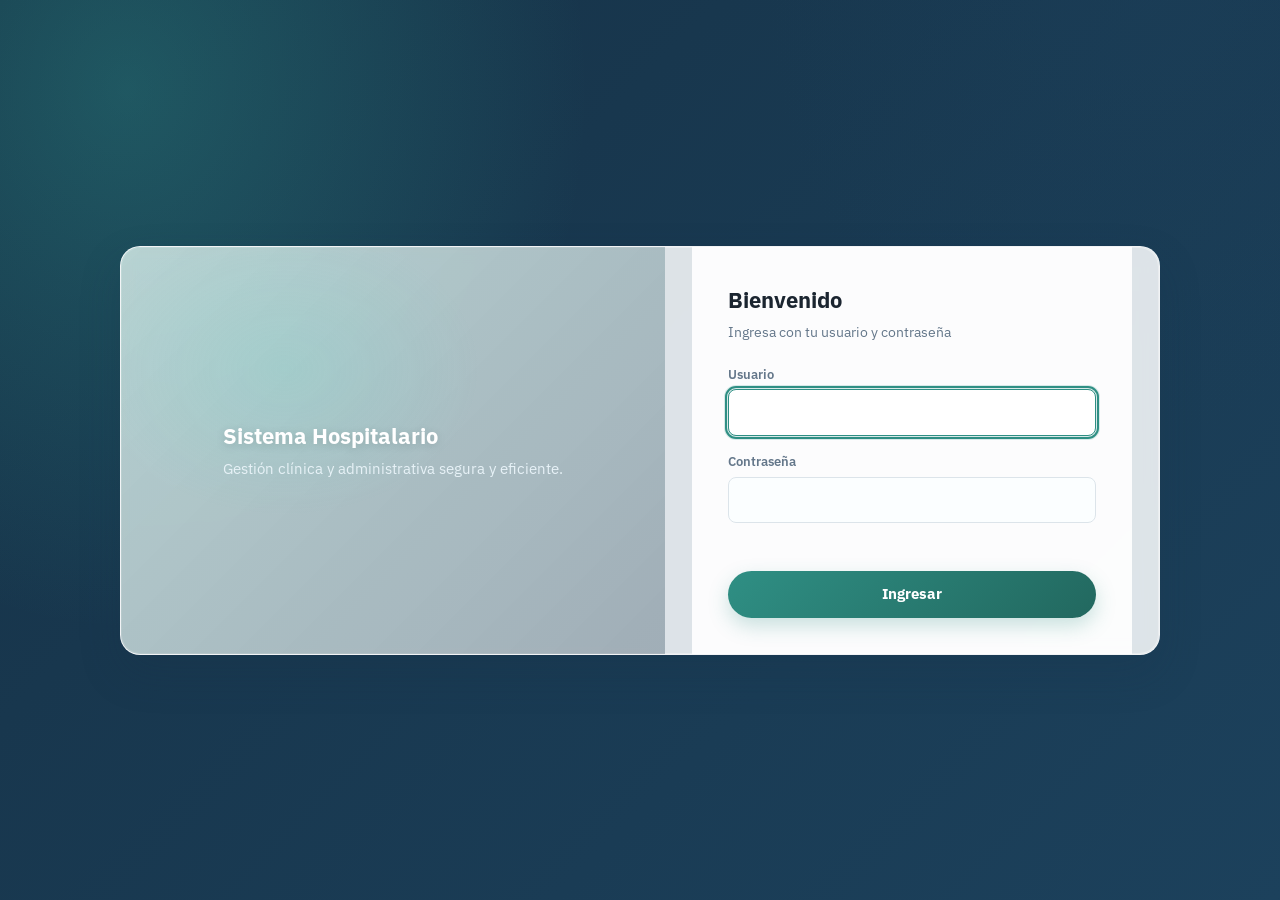
<file: src/main/resources/static/index.html>
<!DOCTYPE html>
<html lang="es">
<head>
    <meta charset="UTF-8">
    <meta name="viewport" content="width=device-width, initial-scale=1">
    <title>Sistema Hospitalario</title>
    <link href="https://fonts.googleapis.com/css2?family=IBM+Plex+Sans:wght@400;500;600&display=swap" rel="stylesheet">
    <link rel="stylesheet" href="estilos.css?v=20261019-2">
</head>
<body>

<!-- ============ LOGIN ============ -->
<section id="login">
    <div class="login-shell">
        <div class="login-brand">
            <div class="inner">
                <h1>Sistema Hospitalario</h1>
                <p>Gestión clínica y administrativa segura y eficiente.</p>
            </div>
        </div>
        <form id="loginForm" class="login-form">
            <h1>Bienvenido</h1>
            <p class="sub">Ingresa con tu usuario y contraseña</p>
            <div class="f"><label>Usuario</label><input id="lu" required autofocus></div>
            <div class="f"><label>Contraseña</label><input id="lp" type="password" required></div>
            <p id="loginErr"></p>
            <button class="primary">Ingresar</button>
        </form>
    </div>
</section>

<!-- ============ APP ============ -->
<section id="app" class="hidden">
    <header>
        <h1>Sistema Hospitalario</h1>
        <div class="who"><span id="who"></span><button onclick="logout()">Cerrar sesión</button></div>
    </header>
    <nav id="nav"></nav>
    <main>
        <div id="v-usuarios" class="view hidden">
            <div class="card">
                <h2 id="uTitle">Registrar usuario</h2>
                <form id="uForm">
                    <input type="hidden" id="uId">
                    <div class="grid">
                        <div><label>Usuario</label><input id="uName" required></div>
                        <div><label id="uPassLbl">Contraseña (mín. 6)</label><input id="uPass" type="password"></div>
                        <div><label>Rol</label><select id="uRol" required></select></div>
                    </div>
                    <div class="acts"><button class="primary" id="uBtn">Registrar usuario</button><button type="button" class="ghost hidden" id="uCancel" onclick="resetU()">Cancelar</button></div>
                </form>
            </div>
            <div class="card"><h2>Usuarios</h2>
                <div class="table-wrap">
                    <table><thead><tr><th>Usuario</th><th>Rol</th><th>Estado</th><th>Acciones</th></tr></thead><tbody id="uBody"></tbody></table>
                </div>
            </div>
        </div>

        <div id="v-roles" class="view hidden">
            <div class="card">
                <h2 id="rTitle">Registrar rol</h2>
                <form id="rForm">
                    <input type="hidden" id="rId">
                    <div class="grid">
                        <div><label>Nombre</label><input id="rName" required></div>
                        <div><label>Descripción</label><input id="rDesc"></div>
                    </div>
                    <div class="acts"><button class="primary" id="rBtn">Registrar rol</button><button type="button" class="ghost hidden" id="rCancel" onclick="resetR()">Cancelar</button></div>
                </form>
            </div>
            <div class="card"><h2>Roles</h2>
                <div class="table-wrap">
                    <table><thead><tr><th>Nombre</th><th>Descripción</th><th>Estado</th><th>Acciones</th></tr></thead><tbody id="rBody"></tbody></table>
                </div>
            </div>
        </div>

        <div id="v-auditoria" class="view hidden">
            <div class="card">
                <h2>Bitácora de auditoría</h2>
                <div class="grid"><div><label>Filtrar por entidad (ej. Medico, Cita, Usuario)</label><input id="aFiltro" placeholder="Todas"></div></div>
                <div class="acts" style="margin-bottom:16px"><button class="primary" onclick="cargarAud()">Consultar</button></div>
                <div class="table-wrap">
                    <table><thead><tr><th>Fecha y hora</th><th>Usuario</th><th>Operación</th><th>Entidad</th><th>ID</th><th>Detalle</th></tr></thead><tbody id="aBody"></tbody></table>
                </div>
            </div>
        </div>
    </main>
</section>
<div id="toast"></div>

<script>
    const $ = s => document.querySelector(s);
    const esc = s => String(s ?? '').replace(/[&<>"']/g, c => ({'&':'&amp;','<':'&lt;','>':'&gt;','"':'&quot;',"'":'&#39;'}[c]));
    const badge = e => `<span class="badge ${e ? 'on-b' : 'off-b'}">${e ? 'Activo' : 'Inactivo'}</span>`;
    const MENU = { ADMINISTRADOR: [['usuarios','Usuarios'],['roles','Roles'],['auditoria','Auditoría']] };
    let ses = JSON.parse(sessionStorage.getItem('ses') || 'null');

    function toast(m, err) {
      const t = $('#toast'); t.textContent = m; t.style.background = err ? '#B23A2E' : '#163247'; t.style.display = 'block';
      clearTimeout(toast.h); toast.h = setTimeout(() => t.style.display = 'none', 3800);
    }
    async function api(path, opt = {}) {
      const r = await fetch('/api' + path, { ...opt, headers: { 'Content-Type': 'application/json', Authorization: ses ? ses.auth : '' } });
      let b = null; try { b = await r.json(); } catch (e) {}
      if (r.status === 401) { logout(); throw new Error('Sesión expirada'); }
      if (!r.ok) throw new Error((b && (b.error || (b.errores && Object.values(b.errores).join(', ')))) || 'Error ' + r.status);
      return b;
    }

    // ---------- login / sesión ----------
    $('#loginForm').onsubmit = async e => {
      e.preventDefault();
      const auth = 'Basic ' + btoa($('#lu').value + ':' + $('#lp').value);
      try {
        const r = await fetch('/api/auth/me', { headers: { Authorization: auth } });
        if (!r.ok) throw 0;
        const d = await r.json();
        ses = { auth, username: d.username, rol: d.rol };
        sessionStorage.setItem('ses', JSON.stringify(ses));
        entrar();
      } catch (x) { $('#loginErr').textContent = 'Usuario o contraseña incorrectos, o usuario inactivo'; }
    };
    function logout() { sessionStorage.removeItem('ses'); ses = null; $('#app').classList.add('hidden'); $('#login').classList.remove('hidden'); $('#lp').value = ''; $('#loginErr').textContent = ''; }

    function entrar() {
      if (!ses) return;
      if (!MENU[ses.rol]) { location.replace({ MEDICO: 'pacientes.html', RECEPCIONISTA: 'citas.html' }[ses.rol] || 'medicos-especialidades.html'); return; }
      $('#login').classList.add('hidden'); $('#app').classList.remove('hidden');
      $('#who').textContent = ses.username + ' · ' + ses.rol;
      $('#nav').innerHTML = MENU[ses.rol].map(([id, t]) => `<a data-v="${id}" onclick="ver('${id}')">${t}</a>`).join('')
        + '<a href="medicos-especialidades.html">Médicos y especialidades</a><a href="pacientes.html">Pacientes</a><a href="citas.html">Citas</a>';
      ver(MENU[ses.rol][0][0]);
    }
    function ver(id) {
      document.querySelectorAll('.view').forEach(v => v.classList.add('hidden'));
      document.querySelectorAll('nav a[data-v]').forEach(a => a.classList.toggle('on', a.dataset.v === id));
      $('#v-' + id).classList.remove('hidden');
      ({ usuarios: cargarU, roles: cargarR, auditoria: cargarAud })[id]();
    }

    // ---------- usuarios ----------
    let usuarios = [];
    async function cargarU() {
      try {
        const roles = await api('/roles'); usuarios = await api('/usuarios');
        $('#uRol').innerHTML = roles.filter(r => r.estado).map(r => `<option value="${r.id}">${esc(r.nombre)}</option>`).join('');
        $('#uBody').innerHTML = usuarios.map(u => `<tr><td>${esc(u.username)}</td><td>${esc(u.rol && u.rol.nombre)}</td><td>${badge(u.estado)}</td>
          <td><button onclick="editU(${u.id})">Editar</button><button onclick="togU(${u.id},${u.estado})">${u.estado ? 'Desactivar' : 'Activar'}</button></td></tr>`).join('');
      } catch (e) { toast(e.message, true); }
    }
    function editU(id) {
      const u = usuarios.find(x => x.id === id);
      $('#uId').value = id; $('#uName').value = u.username; $('#uPass').value = ''; $('#uRol').value = u.rol.id;
      $('#uTitle').textContent = 'Editar usuario'; $('#uBtn').textContent = 'Guardar cambios'; $('#uCancel').classList.remove('hidden');
      $('#uPassLbl').textContent = 'Contraseña (vacía = no cambiar)'; $('#uPass').required = false; scrollTo(0, 0);
    }
    function resetU() {
      $('#uForm').reset(); $('#uId').value = ''; $('#uTitle').textContent = 'Registrar usuario'; $('#uBtn').textContent = 'Registrar usuario';
      $('#uCancel').classList.add('hidden'); $('#uPassLbl').textContent = 'Contraseña (mín. 6)'; $('#uPass').required = true;
    }
    $('#uForm').onsubmit = async e => {
      e.preventDefault();
      const id = $('#uId').value;
      const body = { username: $('#uName').value.trim(), rol: { id: Number($('#uRol').value) } };
      if ($('#uPass').value) body.password = $('#uPass').value;
      try {
        await api(id ? '/usuarios/' + id : '/usuarios', { method: id ? 'PUT' : 'POST', body: JSON.stringify(body) });
        toast(id ? 'Usuario actualizado' : 'Usuario registrado'); resetU(); cargarU();
      } catch (x) { toast(x.message, true); }
    };
    async function togU(id, est) {
      try { await api(`/usuarios/${id}/estado?estado=${!est}`, { method: 'PATCH' }); toast('Estado actualizado'); cargarU(); } catch (x) { toast(x.message, true); }
    }

    // ---------- roles ----------
    let roles = [];
    async function cargarR() {
      try {
        roles = await api('/roles');
        $('#rBody').innerHTML = roles.map(r => `<tr><td><b>${esc(r.nombre)}</b></td><td>${esc(r.descripcion || '—')}</td><td>${badge(r.estado)}</td>
          <td><button onclick="editR(${r.id})">Editar</button><button onclick="togR(${r.id},${r.estado})">${r.estado ? 'Desactivar' : 'Activar'}</button></td></tr>`).join('');
      } catch (e) { toast(e.message, true); }
    }
    function editR(id) {
      const r = roles.find(x => x.id === id);
      $('#rId').value = id; $('#rName').value = r.nombre; $('#rDesc').value = r.descripcion || '';
      $('#rTitle').textContent = 'Editar rol'; $('#rBtn').textContent = 'Guardar cambios'; $('#rCancel').classList.remove('hidden'); scrollTo(0, 0);
    }
    function resetR() { $('#rForm').reset(); $('#rId').value = ''; $('#rTitle').textContent = 'Registrar rol'; $('#rBtn').textContent = 'Registrar rol'; $('#rCancel').classList.add('hidden'); }
    $('#rForm').onsubmit = async e => {
      e.preventDefault();
      const id = $('#rId').value;
      try {
        await api(id ? '/roles/' + id : '/roles', { method: id ? 'PUT' : 'POST', body: JSON.stringify({ nombre: $('#rName').value.trim(), descripcion: $('#rDesc').value.trim() }) });
        toast(id ? 'Rol actualizado' : 'Rol registrado'); resetR(); cargarR();
      } catch (x) { toast(x.message, true); }
    };
    async function togR(id, est) {
      try { await api(`/roles/${id}/estado?estado=${!est}`, { method: 'PATCH' }); toast('Estado actualizado'); cargarR(); } catch (x) { toast(x.message, true); }
    }

    // ---------- auditoría ----------
    async function cargarAud() {
      const f = $('#aFiltro').value.trim();
      try {
        const rows = await api('/auditoria' + (f ? '?entidad=' + encodeURIComponent(f) : ''));
        $('#aBody').innerHTML = rows.map(a => `<tr><td>${esc(String(a.fechaHora).replace('T', ' ').slice(0, 19))}</td><td>${esc(a.usuario)}</td><td>${esc(a.operacion)}</td><td>${esc(a.entidad)}</td><td>${esc(a.entidadId)}</td><td>${esc(a.detalle)}</td></tr>`).join('')
          || '<tr><td colspan="6">Sin registros</td></tr>';
      } catch (e) { toast(e.message, true); }
    }

    entrar();
</script>
</body>
</html>
</file>
<file: src/main/resources/static/estilos.css>
/* Sistema de diseño clínico unificado (versión avanzada) */
:root{
  --bg:#F5F8FA; --surface:#FFFFFF;
  --navy:#163247; --navy-600:#1C415C;
  --teal:#2F8F84; --tealD:#22685F;
  --b:#DCE4EA; --b-2:#EDF2F6;
  --t:#1B2530; --m:#64778A;
  --red:#B23A2E; --redbg:#FBEAE8;
  --okbg:#E9F5F1; --info:#24506E; --info-bg:#EAF0F4;

  /* acentos y gradientes */
  --accent:#3CC9B0;
  --glow:#6AE3D0;
  --grad-teal:linear-gradient(135deg,#2F8F84 0%,#22685F 100%);
  --grad-navy:linear-gradient(135deg,#163247 0%,#1C415C 100%);

  --radius:14px; --radius-sm:8px;
  --shadow-sm:0 1px 2px rgba(0,0,0,.06);
  --shadow-md:0 8px 24px rgba(0,0,0,.12);
  --shadow-lg:0 18px 40px rgba(22,50,71,.22);

  --font:'IBM Plex Sans',-apple-system,BlinkMacSystemFont,"Segoe UI",Roboto,Arial,sans-serif;
  --dur:180ms; --easing:cubic-bezier(.2,.6,.2,1);
}
*{box-sizing:border-box}
html,body{height:100%}
body{margin:0;background:var(--bg);color:var(--t);font:15px/1.5 var(--font);-webkit-font-smoothing:antialiased;-moz-osx-font-smoothing:grayscale}
.hidden{display:none!important}
:focus-visible{outline:2px solid var(--teal);outline-offset:1px}
@media (prefers-reduced-motion: reduce){
  *{animation-duration:1ms!important;transition-duration:1ms!important;scroll-behavior:auto!important}
}

/* Texto y badges */
h1,h2,h3{margin:0 0 8px}
.mut{color:var(--m)}
.badge{display:inline-block;padding:3px 10px;border-radius:999px;font-size:12px;font-weight:600;letter-spacing:.2px;border:1px solid transparent}
.on-b{background:linear-gradient(180deg,#E6FAF5 0%,#D7F3EC 100%);color:#1A5A52;border-color:#C3EAE2}
.off-b{background:linear-gradient(180deg,#FDF0EE 0%,#F9E3E0 100%);color:#A53329;border-color:#F3D0CB}
.info-b{background:linear-gradient(180deg,#EEF4F8 0%,#E6EEF4 100%);color:#24506E;border-color:#D8E3EB}

/* Formularios */
label{display:block;font-size:12.5px;color:var(--m);margin:0 0 6px;font-weight:600}
input,select,textarea{
  width:100%;padding:11px 12px;border:1px solid var(--b);border-radius:var(--radius-sm);font:inherit;background:#FBFEFF;color:var(--t);
  transition:border-color var(--dur) var(--easing),box-shadow var(--dur) var(--easing),background-color var(--dur) var(--easing)
}
input:focus,select:focus,textarea:focus{border-color:var(--teal);box-shadow:0 0 0 4px rgba(47,143,132,.18);background:#fff}

/* Botones */
button{font:inherit;cursor:pointer;transition:background-color var(--dur) var(--easing),color var(--dur) var(--easing),border-color var(--dur) var(--easing),transform var(--dur) var(--easing),box-shadow var(--dur) var(--easing)}
button:disabled{opacity:.6;cursor:not-allowed}
.primary{
  background:var(--grad-teal);color:#fff;border:0;padding:12px 20px;border-radius:999px;font-weight:700;min-height:44px;
  box-shadow:0 8px 20px rgba(47,143,132,.25)
}
.primary:hover{transform:translateY(-1px);box-shadow:0 10px 24px rgba(47,143,132,.35)}
.primary:active{transform:translateY(0)}
.ghost{background:rgba(255,255,255,.6);border:1px solid var(--b);padding:10px 16px;border-radius:999px;color:var(--m);min-height:44px}
.ghost:hover{border-color:var(--m);color:var(--t);background:#fff}
td button{font-size:12.5px;padding:6px 11px;border:1px solid var(--b);border-radius:8px;background:#fff;color:#24506E;margin:0 6px 6px 0}
td button:hover{background:var(--b-2)}
td button.rojo{color:var(--red);border-color:var(--redbg)}

/* Header y navegación */
header{
  background:var(--grad-navy);color:#fff;padding:16px 32px;display:flex;justify-content:space-between;align-items:center;gap:12px;flex-wrap:wrap;
  box-shadow:0 4px 14px rgba(22,50,71,.25)
}
header h1{margin:0;font-size:18px;font-weight:700;letter-spacing:.2px}
header .who{font-size:13px;color:#C9DAE5;display:flex;gap:12px;align-items:center}
header .who button{background:rgba(255,255,255,.05);border:1px solid #4a6478;color:#fff;padding:6px 12px;border-radius:10px}

nav{
  position:sticky;top:0;z-index:50;
  backdrop-filter:saturate(140%) blur(6px);
  background:rgba(255,255,255,.86);border-bottom:1px solid var(--b);padding:8px 24px;display:flex;gap:8px;flex-wrap:nowrap;overflow:auto;scroll-snap-type:x proximity
}
nav a{
  padding:10px 14px;color:var(--m);text-decoration:none;font-weight:600;border-bottom:2px solid transparent;white-space:nowrap;scroll-snap-align:start;
  border-radius:12px;transition:background-color var(--dur) var(--easing), color var(--dur) var(--easing), border-color var(--dur) var(--easing)
}
nav a:hover{background:#F1F6F9;color:#1F3D53}
nav a.on{
  color:#fff;border-bottom-color:transparent;background:linear-gradient(135deg,#2F8F84 0%,#1E7A70 100%);
  box-shadow:0 6px 14px rgba(33,120,112,.25)
}
nav.sub{background:#EEF3F6;padding:6px 24px}
nav.sub a{padding:8px 12px;font-size:14px;border-radius:10px}
nav.sub a.on{background:#DCEFF0;color:#1E6F65}

/* Main y tarjetas */
main{max-width:1200px;margin:0 auto;padding:28px 32px 80px}
.card{
  position:relative;background:var(--surface);border:1px solid var(--b);border-radius:var(--radius);padding:22px 24px;margin-bottom:22px;
  box-shadow:var(--shadow-sm);transition:transform var(--dur) var(--easing), box-shadow var(--dur) var(--easing)
}
.card::before{
  content:"";position:absolute;left:0;right:0;top:0;height:3px;border-top-left-radius:var(--radius);border-top-right-radius:var(--radius);
  background:linear-gradient(90deg,#2F8F84 0%,#3CC9B0 50%,#1C415C 100%);
}
.card:hover{transform:translateY(-2px);box-shadow:var(--shadow-md)}
.card h2{margin:0 0 8px;font-size:18px;font-weight:700}
.card .hint{margin:0 0 14px;color:var(--m);font-size:13px}
.grid{display:grid;grid-template-columns:repeat(auto-fit,minmax(220px,1fr));gap:16px;margin-bottom:14px}
.acts{display:flex;gap:12px;flex-wrap:wrap}

/* Tablas con scroll y mejoras */
.table-wrap{border:1px solid var(--b);border-radius:14px;overflow:auto;background:#fff;box-shadow:0 1px 0 rgba(0,0,0,.02) inset}
.table-wrap table{min-width:760px}
table{width:100%;border-collapse:collapse;font-size:14px}
thead th{position:sticky;top:0;background:#fff;z-index:1}
th{text-align:left;font-size:12px;color:var(--m);padding:12px 14px;border-bottom:1px solid var(--b);letter-spacing:.3px}
td{padding:12px 14px;border-bottom:1px solid var(--b);vertical-align:top}
tbody tr:nth-child(even) td{background:#FBFDFE}
tbody tr:hover td{background:#F2F7FA}
tr:last-child td{border-bottom:0}

/* Chips, cajas asociativas, secciones */
.chip{display:inline-block;padding:3px 10px;margin:3px 6px 0 0;border-radius:999px;background:var(--info-bg);color:var(--info);font-size:12px;font-weight:600}
.box,.assoc-box{margin-top:8px;padding:12px;border:1px dashed var(--b);border-radius:var(--radius-sm);background:var(--bg)}
.box label.ck,.assoc-box label.check{display:inline-flex;align-items:center;gap:8px;margin:4px 14px 4px 0;color:var(--t);font-size:13px}
.box input[type=checkbox],.assoc-box input[type=checkbox]{width:auto}
.row-actions{display:flex;gap:8px;flex-wrap:wrap}
.empty{color:var(--m);font-size:13.5px;padding:10px 0}
.sec{display:none}.sec.on{display:block}
.panel{display:none}.panel.active{display:block}

/* Disponibilidad */
.slot{display:inline-block;padding:5px 12px;margin:4px;border-radius:10px;font-size:13px}
.slot.ok{background:linear-gradient(180deg,#E9F8F2 0%,#DFF3EC 100%);color:#1A5A52}
.slot.no{background:linear-gradient(180deg,#FCEEEE 0%,#F8E3E3 100%);color:#9E3128}

/* Toasts con microinteracción */
#toast{
  position:fixed;bottom:20px;right:20px;max-width:360px;padding:12px 18px;border-radius:12px;color:#fff;font-size:13.5px;display:none;z-index:100;
  box-shadow:var(--shadow-lg);transform:translateY(8px);opacity:0;transition:opacity var(--dur) var(--easing),transform var(--dur) var(--easing)
}
#toast.show{display:block;opacity:1;transform:translateY(0)}
#toast.ok{background:var(--grad-navy)} #toast.err{background:linear-gradient(135deg,#B23A2E,#92271E)}

/* Login moderno y más llamativo */
#login{
  min-height:100vh;display:grid;place-items:center;background:
    radial-gradient(60% 100% at 10% 10%, rgba(58,196,172,.25) 0%, rgba(58,196,172,0) 60%),
    radial-gradient(50% 80% at 90% 0%, rgba(28,65,92,.35) 0%, rgba(28,65,92,0) 60%),
    var(--grad-navy);
  padding:24px
}
.login-shell{
  display:grid;grid-template-columns:1.1fr 1fr;gap:0;background:rgba(255,255,255,.86);backdrop-filter:saturate(130%) blur(8px);
  border:1px solid rgba(255,255,255,.6);border-radius:20px;overflow:hidden;box-shadow:var(--shadow-lg);max-width:1040px;width:100%
}
.login-shell::before{
  content:"";position:absolute;inset:0;pointer-events:none;border-radius:20px;box-shadow:inset 0 0 0 1px rgba(255,255,255,.35)
}
.login-brand{
  background:
    radial-gradient(60% 60% at 30% 30%, rgba(106,227,208,.18) 0%, rgba(106,227,208,0) 60%),
    linear-gradient(135deg, rgba(47,143,132,.22) 0%, rgba(22,50,71,.30) 100%);
  color:#fff;display:flex;align-items:center;justify-content:center;position:relative;padding:46px
}
.login-brand .inner{max-width:460px}
.login-brand h1{font-size:28px;margin:0 0 8px;font-weight:800;text-shadow:0 2px 10px rgba(0,0,0,.15)}
.login-brand p{margin:0;color:#E7F2F7}
.login-form{padding:36px;max-width:440px;width:100%;margin:auto;background:rgba(255,255,255,.92)}
#login h1{margin:0 0 6px;font-size:22px;font-weight:800}
#login p.sub{margin:0 0 22px;color:var(--m);font-size:14px}
#login .f{margin-bottom:16px}
#loginErr{color:var(--red);font-size:13px;min-height:20px;margin:6px 0 12px}
#login .primary{width:100%}
#app main{max-width:1200px}
@media (max-width:860px){
  .login-shell{grid-template-columns:1fr}
  .login-brand{display:none}
}

/* Scrollbar sutil (WebKit) */
::-webkit-scrollbar{height:10px;width:10px}
::-webkit-scrollbar-thumb{background:linear-gradient(180deg,#C9D7E1,#B7C8D6);border-radius:10px;border:2px solid #F5F8FA}
::-webkit-scrollbar-track{background:#EFF4F7;border-radius:10px}
</file>
